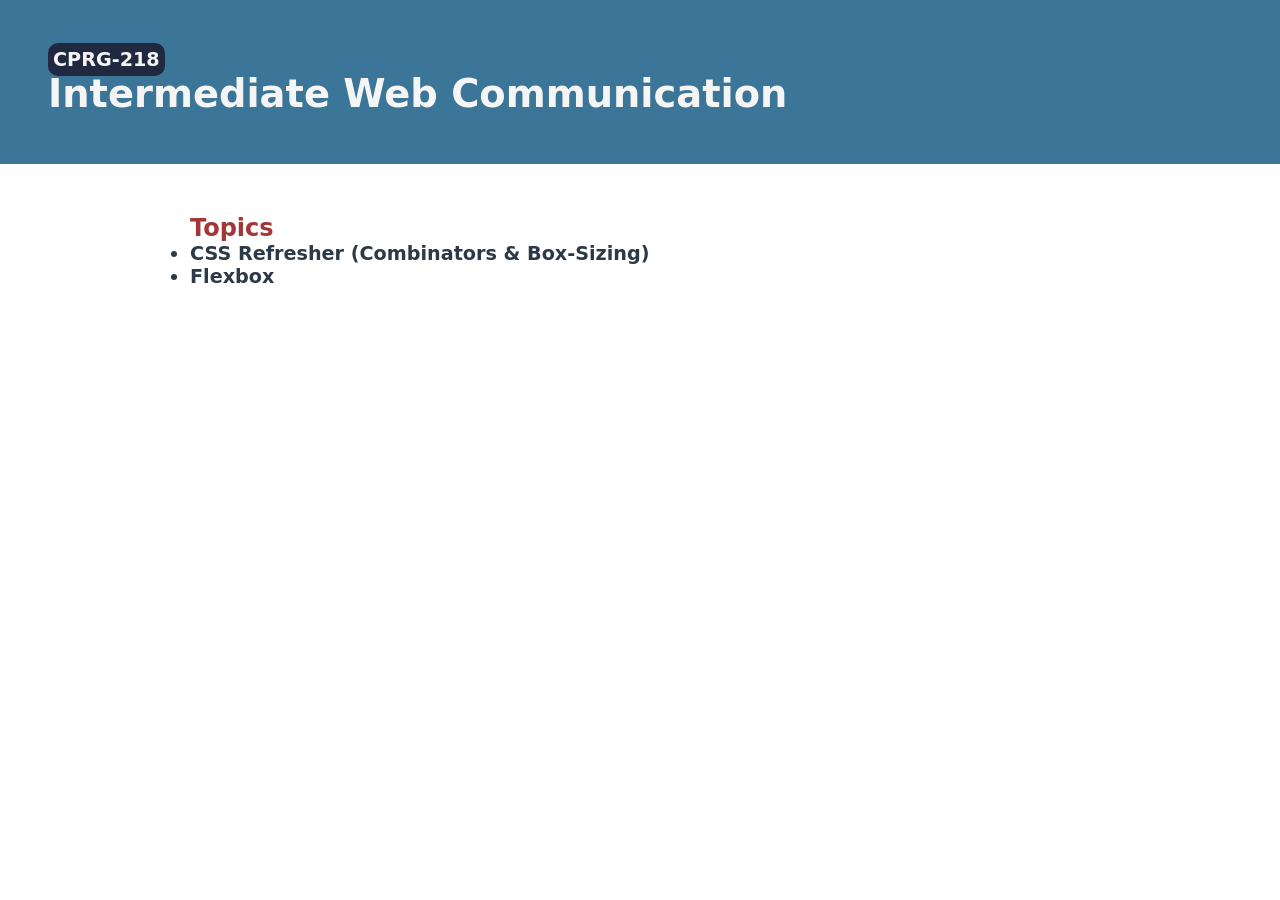
<file: index.html>
<!DOCTYPE html>
<html lang="en">
<head>
    <meta charset="UTF-8">
    <meta name="viewport" content="width=device-width, initial-scale=1.0">
    <title>Intermediate Web Communication</title>
    <link rel="preconnect" href="https://fonts.googleapis.com">
    <link rel="preconnect" href="https://fonts.gstatic.com" crossorigin>
    <link href="https://fonts.googleapis.com/css2?family=Source+Code+Pro:ital,wght@0,200..900;1,200..900&display=swap" rel="stylesheet">
    <link rel="stylesheet" href="css/styles.css">
</head>
<body>
    <header>
        <div>
            <p><span class="badge">CPRG-218</span></p>
        </div>
        <h1>Intermediate Web Communication</h1>
    </header>

    <main>
        <section>
            <ul>
                <p>Topics</p>
                <li><a href="Combinator_BoxSizing/cbs_index.html">CSS Refresher (Combinators &amp; Box-Sizing)</a></li>
                <li><a href="">Flexbox</a></li>        <!-- TODO: link fb_index.html file in anchor tag -->
            </ul>
        </section>
        
    </main>
</body>
</html>
</file>
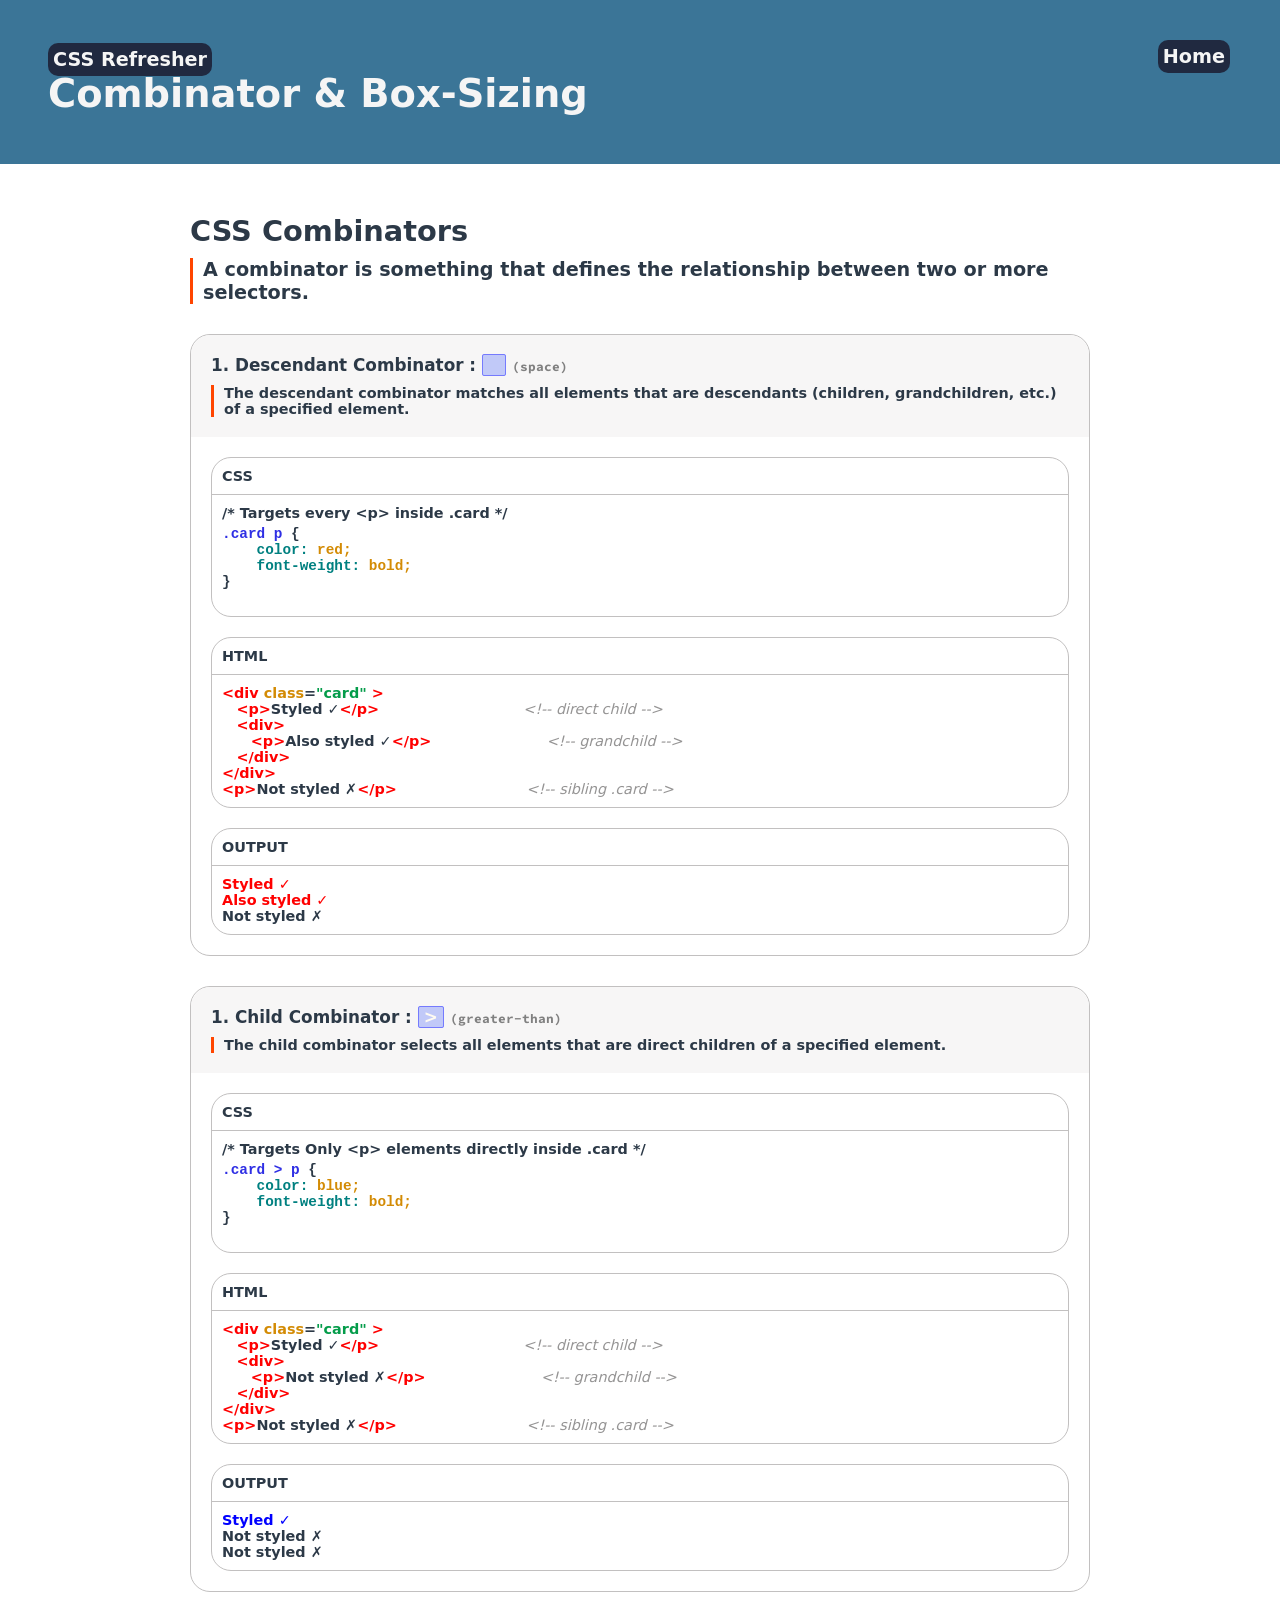
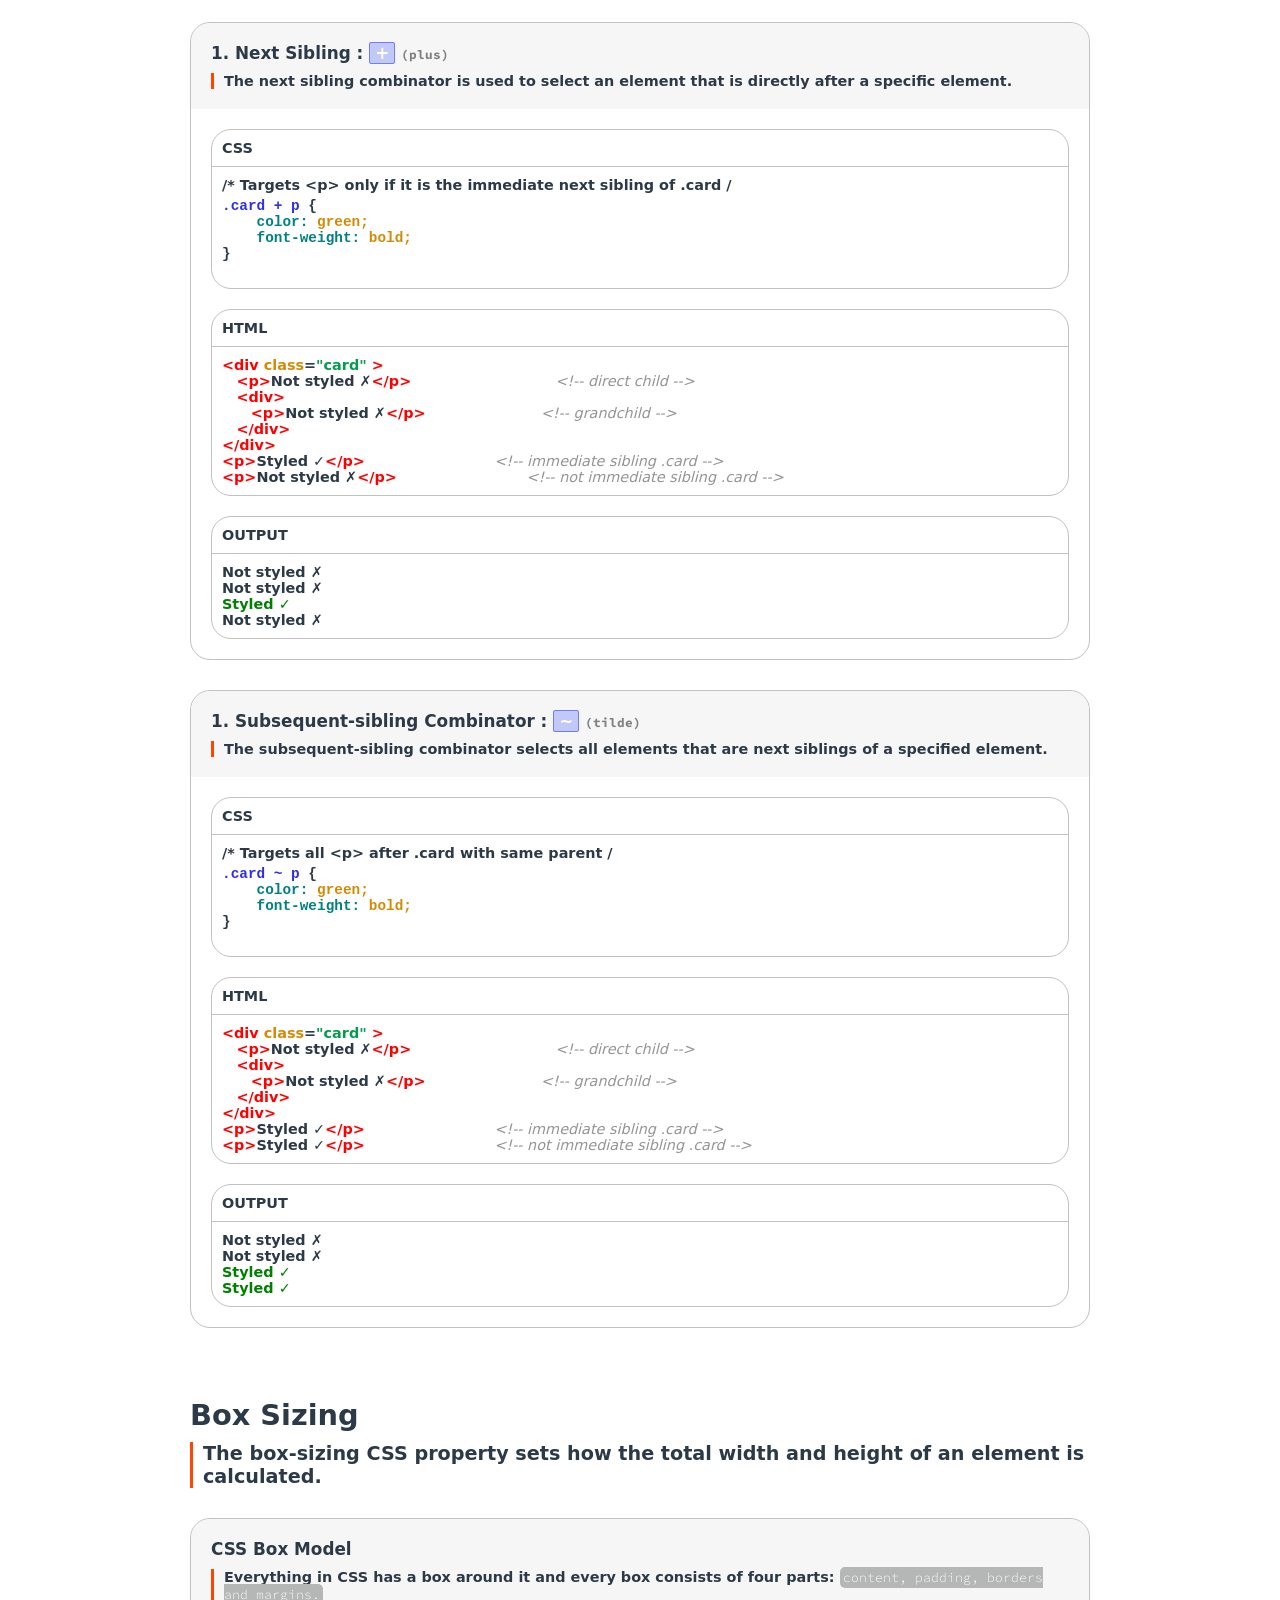
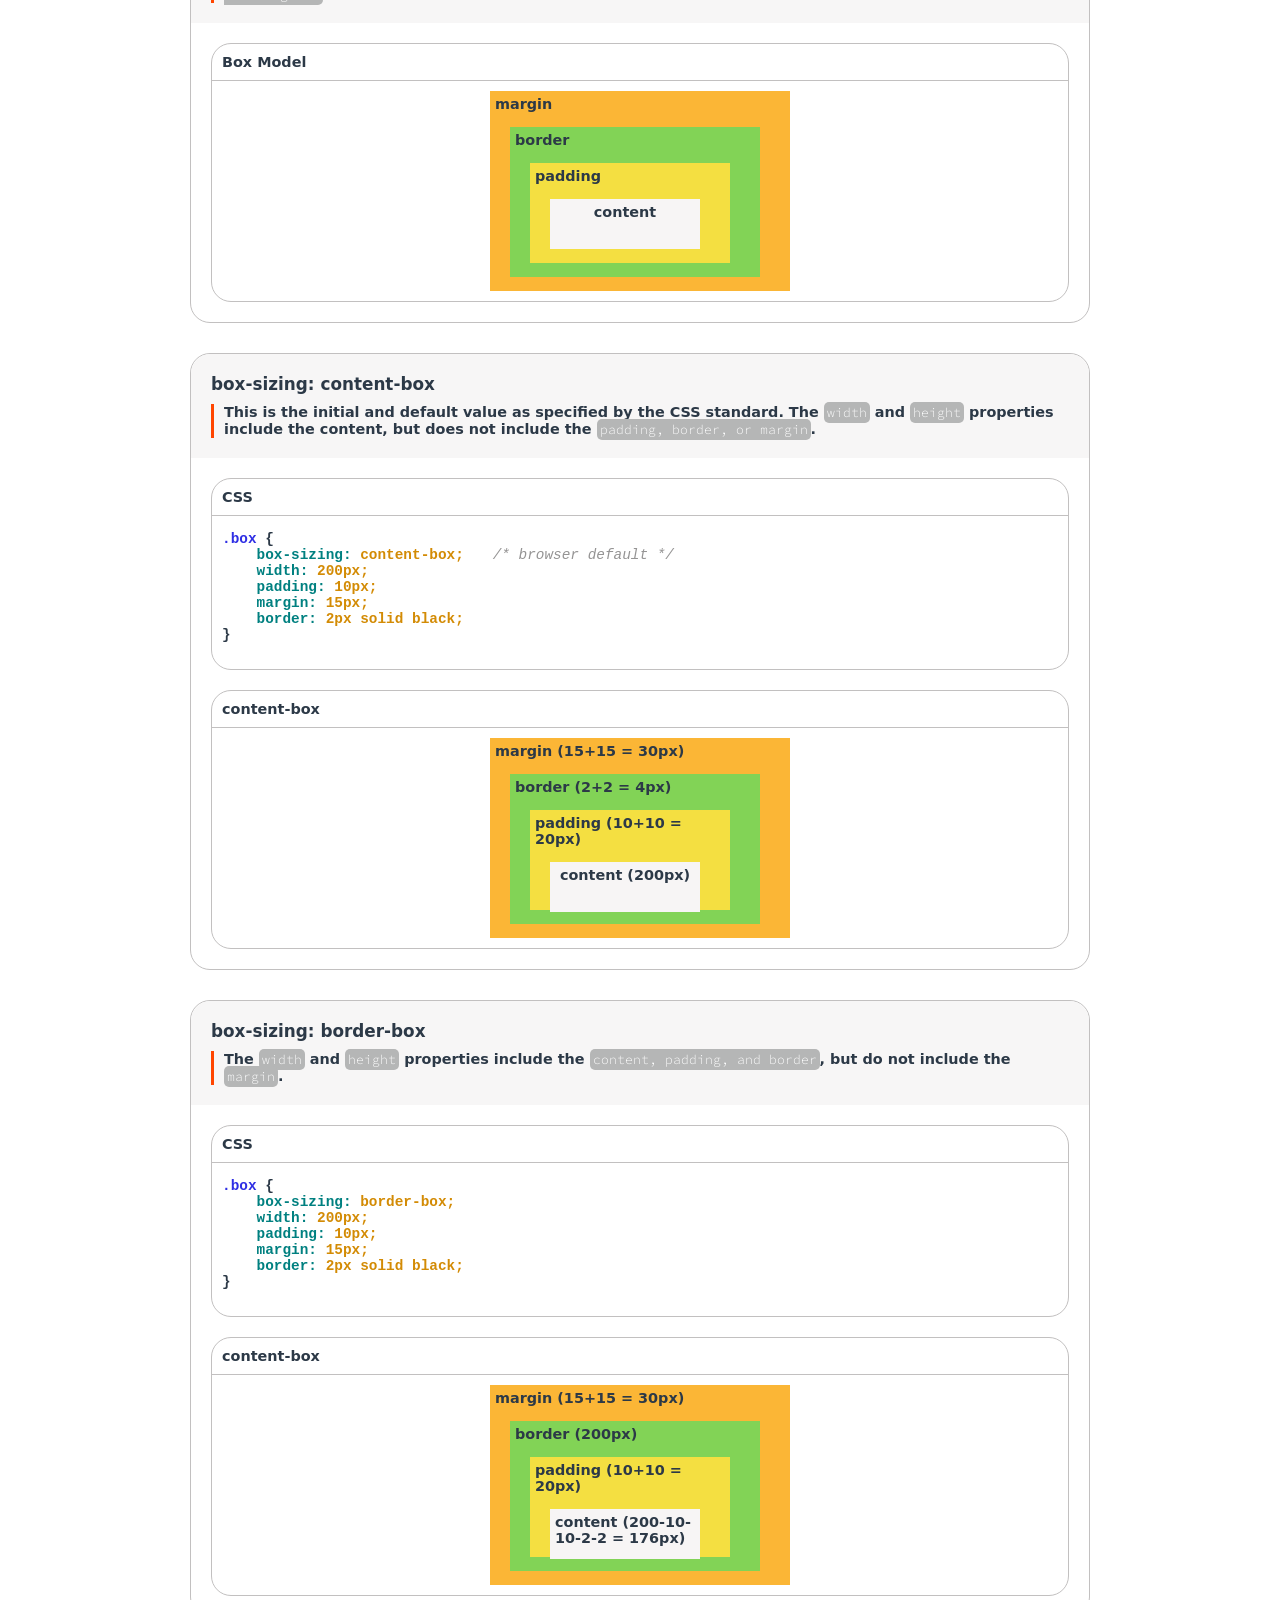
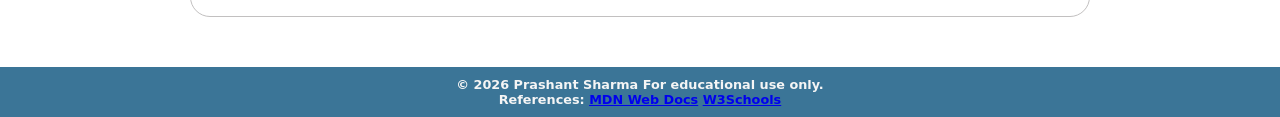
<file: Combinator_BoxSizing/cbs_index.html>
<!DOCTYPE html>
<html lang="en">
<head>
    <meta charset="UTF-8">
    <meta name="viewport" content="width=device-width, initial-scale=1.0">
    <title>CSS-Refresher</title>
    <link rel="preconnect" href="https://fonts.googleapis.com">
    <link rel="preconnect" href="https://fonts.gstatic.com" crossorigin>
    <link href="https://fonts.googleapis.com/css2?family=Source+Code+Pro:ital,wght@0,200..900;1,200..900&display=swap" rel="stylesheet">
    <link rel="stylesheet" href="css/cbs_styles.css">
</head>
<body>
    <header>
        <div>
            <p><span class="badge">CSS Refresher</span></p>
        </div>
        <h1>Combinator &#38; Box-Sizing</h1>
    </header>

    <div>
        <p id="home-btn" class="badge"><a href="../index.html">Home</a></p>
    </div>

    <main>

        <!-- CSS Combinators -->
        <section>
            <div class="section-title">
                <h2>CSS Combinators</h2>
                <p class="define">
                    A combinator is something that defines the relationship between two or more selectors.
                </p>
            </div>

            <!-- Decendant Combinator -->
            <article class="content">
                <div class="article-title">
                    <h3>1. Descendant Combinator : <span class="symbol">&nbsp;&nbsp;</span> <span class="symbol-name">(space)</span></h3>
                    <p class="define">The descendant combinator matches all elements that are descendants (children, grandchildren, etc.) of a specified element.</p>
                </div>
                
                <div class="example">
                    <p class="example-title">
                        CSS
                    </p>
                    <div class="example-code">
                        <p>/* Targets every &lt;p&gt; inside .card */</p>
                        <pre>
<span class="selector">.card p </span>{
    <span class="prop">color:</span> <span class="val">red;</span>
    <span class="prop">font-weight:</span> <span class="val">bold;</span>
}
                        </pre>
                        

                    </div>
                </div>

                <div class="example">
                    <p class="example-title">
                        HTML
                    </p>
                    <div class="example-code">                        
                        </pre><p><span class="element">&lt;div</span> <span class="cl">class</span>=<span class="cl-val">"card"</span> <span class="element">&gt;</span></p>
                        <p>&emsp;<span class="element">&lt;p&gt;</span>Styled  ✓<span class="element">&lt;/p&gt;</span>&emsp;&emsp;&emsp;&emsp;&emsp;&emsp;&emsp;&emsp;&emsp;&emsp;<span class="cmt">&lt;!-- direct child --&gt;</span></p>
                        <p>&emsp;<span class="element">&lt;div&gt;</span></p>
                        <p>&emsp;&emsp;<span class="element">&lt;p&gt;</span>Also styled ✓<span class="element">&lt;/p&gt;</span>&emsp;&emsp;&emsp;&emsp;&emsp;&emsp;&emsp;&emsp;<span class="cmt">&lt;!-- grandchild --&gt;</span></p>
                        <p>&emsp;<span class="element">&lt;/div&gt;</span></p>
                        <p><span class="element">&lt;/div&gt;</span></p>
                        <span class="element">&lt;p&gt;</span>Not styled ✗<span class="element">&lt;/p&gt;</span>&emsp;&emsp;&emsp;&emsp;&emsp;&emsp;&emsp;&emsp;&emsp;<span class="cmt">&lt;!-- sibling .card --&gt;</span>
                        </pre>
                    </div>
                </div>

                <div class="example output">
                    <p class="example-title">
                        OUTPUT
                    </p>
                    <div class="example-code">                        
                        <p style="color: red; font-weight: bold;">Styled  ✓</p>
                        <p style="color: red; font-weight: bold;">Also styled ✓</p>
                        <p>Not styled ✗</p>
                    </div>
                </div>
            </article>
            
            <!-- Child Combinator -->
            <article class="content">
                <div class="article-title">
                    <h3>1. Child Combinator : <span class="symbol">&gt;</span> <span class="symbol-name">(greater-than)</span></h3>
                    <p class="define">The child combinator selects all elements that are direct children of a specified element.</p>
                </div>
                
                <div class="example">
                    <p class="example-title">
                        CSS
                    </p>
                    <div class="example-code">
                        <p>/* Targets Only &lt;p&gt; elements directly inside .card */</p>
                        <pre>
<span class="selector">.card &gt; p</span> {
    <span class="prop">color:</span> <span class="val">blue;</span>
    <span class="prop">font-weight:</span> <span class="val">bold;</span>
}
                        </pre>
                        

                    </div>
                </div>

                <div class="example">
                    <p class="example-title">
                        HTML
                    </p>
                    <div class="example-code">                        
                        </pre><p><span class="element">&lt;div</span> <span class="cl">class</span>=<span class="cl-val">"card"</span> <span class="element">&gt;</span></p>
                        <p>&emsp;<span class="element">&lt;p&gt;</span>Styled  ✓<span class="element">&lt;/p&gt;</span>&emsp;&emsp;&emsp;&emsp;&emsp;&emsp;&emsp;&emsp;&emsp;&emsp;<span class="cmt">&lt;!-- direct child --&gt;</span></p>
                        <p>&emsp;<span class="element">&lt;div&gt;</span></p>
                        
                        <p>&emsp;&emsp;<span class="element">&lt;p&gt;</span>Not styled ✗<span class="element">&lt;/p&gt;</span>&emsp;&emsp;&emsp;&emsp;&emsp;&emsp;&emsp;&emsp;<span class="cmt">&lt;!-- grandchild --&gt;</span></p>
                        <p>&emsp;<span class="element">&lt;/div&gt;</span></p>
                        <p><span class="element">&lt;/div&gt;</span></p>
                        <span class="element">&lt;p&gt;</span>Not styled ✗<span class="element">&lt;/p&gt;</span>&emsp;&emsp;&emsp;&emsp;&emsp;&emsp;&emsp;&emsp;&emsp;<span class="cmt">&lt;!-- sibling .card --&gt;</span>
                        </pre>
                    </div>
                </div>

                <div class="example output">
                    <p class="example-title">
                        OUTPUT
                    </p>
                    <div class="example-code">                        
                        <p style="color: blue; font-weight: bold;">Styled  ✓</p>
                        <p>Not styled ✗</p>
                        <p>Not styled ✗</p>
                    </div>
                </div>
            </article>


            <!-- Next Sibling -->
            <article class="content">
                <div class="article-title">
                    <h3>1. Next Sibling : <span class="symbol">+</span> <span class="symbol-name">(plus)</span></h3>
                    <p class="define">The next sibling combinator is used to select an element that is directly after a specific element.</p>
                </div>
                
                <div class="example">
                    <p class="example-title">
                        CSS
                    </p>
                    <div class="example-code">
                        <p>/* Targets &lt;p&gt; only if it is the immediate next sibling of .card /</p>
                        
                        <pre>
<span class="selector">.card + p</span> {
    <span class="prop">color:</span> <span class="val">green;</span>
    <span class="prop">font-weight:</span> <span class="val">bold;</span>
}
                        </pre>
                        

                    </div>
                </div>

                <div class="example">
                    <p class="example-title">
                        HTML
                    </p>
                    <div class="example-code">                        
                        </pre><p><span class="element">&lt;div</span> <span class="cl">class</span>=<span class="cl-val">"card"</span> <span class="element">&gt;</span></p>
                        <p>&emsp;<span class="element">&lt;p&gt;</span>Not styled ✗<span class="element">&lt;/p&gt;</span>&emsp;&emsp;&emsp;&emsp;&emsp;&emsp;&emsp;&emsp;&emsp;&emsp;<span class="cmt">&lt;!-- direct child --&gt;</span></p>
                        <p>&emsp;<span class="element">&lt;div&gt;</span></p>
                        
                        <p>&emsp;&emsp;<span class="element">&lt;p&gt;</span>Not styled ✗<span class="element">&lt;/p&gt;</span>&emsp;&emsp;&emsp;&emsp;&emsp;&emsp;&emsp;&emsp;<span class="cmt">&lt;!-- grandchild --&gt;</span></p>
                        <p>&emsp;<span class="element">&lt;/div&gt;</span></p>
                        <p><span class="element">&lt;/div&gt;</span></p>
                        <p><span class="element">&lt;p&gt;</span>Styled  ✓<span class="element">&lt;/p&gt;</span>&emsp;&emsp;&emsp;&emsp;&emsp;&emsp;&emsp;&emsp;&emsp;<span class="cmt">&lt;!-- immediate sibling .card --&gt;</span></p>
                        <p><span class="element">&lt;p&gt;</span>Not styled ✗<span class="element">&lt;/p&gt;</span>&emsp;&emsp;&emsp;&emsp;&emsp;&emsp;&emsp;&emsp;&emsp;<span class="cmt">&lt;!-- not immediate sibling .card --&gt;</span></p>
                        </pre>
                    </div>
                </div>

                <div class="example output">
                    <p class="example-title">
                        OUTPUT
                    </p>
                    <div class="example-code">                        
                        <p>Not styled ✗</p>
                        <p>Not styled ✗</p>
                        <p style="color: green; font-weight: bold;">Styled  ✓</p>
                        <p>Not styled ✗</p>
                    </div>
                </div>
            </article>


            <!-- Subsequent Sibling -->
            <article class="content">
                <div class="article-title">
                    <h3>1. Subsequent-sibling Combinator : <span class="symbol">&#126;</span> <span class="symbol-name">(tilde)</span></h3>
                    <p class="define">The subsequent-sibling combinator selects all elements that are next siblings of a specified element.</p>
                </div>
                
                <div class="example">
                    <p class="example-title">
                        CSS
                    </p>
                    <div class="example-code">
                        <p>/* Targets all &lt;p&gt; after .card with same parent /</p>
                        
                        <pre>
<span class="selector">.card &#126; p</span> {
    <span class="prop">color:</span> <span class="val">green;</span>
    <span class="prop">font-weight:</span> <span class="val">bold;</span>
}
                        </pre>
                        

                    </div>
                </div>

                <div class="example">
                    <p class="example-title">
                        HTML
                    </p>
                    <div class="example-code">                        
                        </pre><p><span class="element">&lt;div</span> <span class="cl">class</span>=<span class="cl-val">"card"</span> <span class="element">&gt;</span></p>
                        <p>&emsp;<span class="element">&lt;p&gt;</span>Not styled ✗<span class="element">&lt;/p&gt;</span>&emsp;&emsp;&emsp;&emsp;&emsp;&emsp;&emsp;&emsp;&emsp;&emsp;<span class="cmt">&lt;!-- direct child --&gt;</span></p>
                        <p>&emsp;<span class="element">&lt;div&gt;</span></p>
                        
                        <p>&emsp;&emsp;<span class="element">&lt;p&gt;</span>Not styled ✗<span class="element">&lt;/p&gt;</span>&emsp;&emsp;&emsp;&emsp;&emsp;&emsp;&emsp;&emsp;<span class="cmt">&lt;!-- grandchild --&gt;</span></p>
                        <p>&emsp;<span class="element">&lt;/div&gt;</span></p>
                        <p><span class="element">&lt;/div&gt;</span></p>
                        <p><span class="element">&lt;p&gt;</span>Styled  ✓<span class="element">&lt;/p&gt;</span>&emsp;&emsp;&emsp;&emsp;&emsp;&emsp;&emsp;&emsp;&emsp;<span class="cmt">&lt;!-- immediate sibling .card --&gt;</span></p>
                        <p><span class="element">&lt;p&gt;</span>Styled  ✓<span class="element">&lt;/p&gt;</span>&emsp;&emsp;&emsp;&emsp;&emsp;&emsp;&emsp;&emsp;&emsp;<span class="cmt">&lt;!-- not immediate sibling .card --&gt;</span></p>
                        </pre>
                    </div>
                </div>

                <div class="example output">
                    <p class="example-title">
                        OUTPUT
                    </p>
                    <div class="example-code">                        
                        <p>Not styled ✗</p>
                        <p>Not styled ✗</p>
                        <p style="color: green; font-weight: bold;">Styled  ✓</p>
                        <p style="color: green; font-weight: bold;">Styled  ✓</p>
                    </div>
                </div>
            </article>
        </section>

        <!-- Box Sizing -->
         <section>
            <div class="section-title">
                <h2>Box Sizing</h2>
                <p class="define">
                    The box-sizing CSS property sets how the total width and height of an element is calculated.
                </p>
            </div>

            <!-- Box Model -->
            <article class="content">
                <div class="article-title">
                    <h3>CSS Box Model</h3>
                    <p class="define">Everything in CSS has a box around it and every box consists of four parts: <span class="code">content, padding, borders and margins.</span></p>
                </div>

                <div class="example">
                    <p class="example-title">
                        Box Model
                    </p>
                    <div class="example-code">
                        <div style="width: fit-content; margin: auto;">
                            <div style="background-color: rgb(251, 182, 54); width: 300px; height: 200px; padding: 5px ;z-index: 0;">
                                <p>margin</p>
                                <div style="background-color: rgb(130, 211, 86); width: 250px; padding: 5px; height: 150px; margin: 15px; z-index: 10">
                                    <p>border</p>
                                    <div style="background-color: rgb(244, 223, 65); width: 200px; padding: 5px; height: 100px; margin: 15px; z-index: 20">
                                        <p>padding</p>
                                        <div style="background-color: rgb(247, 245, 245); width: 150px; padding: 5px; height: 50px; margin: 15px; z-index: 30">
                                            <p style="width: fit-content; margin: auto;">content</p>
                                        </div>
                                    </div>
                                </div>
                            </div>
                        </div>
                        
                    </div>
                </div>
            </article>


            <!-- Box Sizing: Content Box -->
            <article class="content">
                <div class="article-title">
                    <h3>box-sizing: content-box</h3>
                    <p class="define">This is the initial and default value as specified by the CSS standard. The <span class="code">width</span> and <span class="code">height</span> properties include the content, but does not include the <span class="code">padding, border, or margin</span>.</span></p>
                </div>

                <div class="example">
                    <p class="example-title">
                        CSS
                    </p>
                    <div class="example-code">
                        <pre>
<span class="selector">.box</span> {
    <span class="prop">box-sizing:</span> <span class="val">content-box;</span>&emsp;&emsp;<span class="cmt">/* browser default */</span>
    <span class="prop">width:</span> <span class="val">200px;</span>
    <span class="prop">padding:</span> <span class="val">10px;</span>
    <span class="prop">margin:</span> <span class="val">15px;</span>
    <span class="prop">border:</span> <span class="val">2px solid black;</span>
}
                        </pre>
                        

                    </div>
                </div>

                <div class="example">
                    <p class="example-title">
                        content-box
                    </p>
                    <div class="example-code">
                        <div style="width: fit-content; margin: auto;">
                            <div style="background-color: rgb(251, 182, 54); width: 300px; height: 200px; padding: 5px ;z-index: 0;">
                                <p>margin (15+15 = 30px)</p>
                                <div style="background-color: rgb(130, 211, 86); width: 250px; padding: 5px; height: 150px; margin: 15px; z-index: 10">
                                    <p>border (2+2 = 4px)</p>
                                    <div style="background-color: rgb(244, 223, 65); width: 200px; padding: 5px; height: 100px; margin: 15px; z-index: 20">
                                        <p>padding (10+10 = 20px)</p>
                                        <div style="background-color: rgb(247, 245, 245); width: 150px; padding: 5px; height: 50px; margin: 15px; z-index: 30">
                                            <p style="width: fit-content; margin: auto;">content (200px)</span></p>
                                        </div>
                                    </div>
                                </div>
                            </div>
                        </div>
                        
                    </div>
                </div>
            </article>


            <!-- Box Sizing: Border Box -->
            <article class="content">
                <div class="article-title">
                    <h3>box-sizing: border-box</h3>
                    <p class="define">The <span class="code">width</span> and <span class="code">height</span> properties include the <span class="code">content, padding, and border</span>, but do not include the <span class="code">margin</span>.</p>
                </div>

                <div class="example">
                    <p class="example-title">
                        CSS
                    </p>
                    <div class="example-code">
                        <pre>
<span class="selector">.box</span> {
    <span class="prop">box-sizing:</span> <span class="val">border-box;</span></span>
    <span class="prop">width:</span> <span class="val">200px;</span>
    <span class="prop">padding:</span> <span class="val">10px;</span>
    <span class="prop">margin:</span> <span class="val">15px;</span>
    <span class="prop">border:</span> <span class="val">2px solid black;</span>
}
                        </pre>
                        

                    </div>
                </div>
                
                <div class="example">
                    <p class="example-title">
                        content-box
                    </p>
                    <div class="example-code">
                        <div style="width: fit-content; margin: auto;">
                            <div style="background-color: rgb(251, 182, 54); width: 300px; height: 200px; padding: 5px ;z-index: 0;">
                                <p>margin (15+15 = 30px)</p>
                                <div style="background-color: rgb(130, 211, 86); width: 250px; padding: 5px; height: 150px; margin: 15px; z-index: 10">
                                    <p>border (200px)</p>
                                    <div style="background-color: rgb(244, 223, 65); width: 200px; padding: 5px; height: 100px; margin: 15px; z-index: 20">
                                        <p>padding (10+10 = 20px)</p>
                                        <div style="background-color: rgb(247, 245, 245); width: 150px; padding: 5px; height: 50px; margin: 15px; z-index: 30">
                                            <p style="width: fit-content; margin: auto;">content (200-10-10-2-2 = 176px)</span></p>
                                        </div>
                                    </div>
                                </div>
                            </div>
                        </div>
                        
                    </div>
                </div>
            </article>
         </section>
    </main>

    <footer>
        <p>&copy; 2026 Prashant Sharma For educational use only.</p>
        <nav class="footer-links">
            <span>References:</span>
            <a href="https://developer.mozilla.org" target="_blank" rel="noopener">MDN Web Docs</a>
            <a href="https://www.w3schools.com" target="_blank" rel="noopener">W3Schools</a>
        </nav>
    </footer>
</body>
</html>
</file>
<file: css/styles.css>
:root {
    --bg: #FFF;
    --dark-txt: #2C3947;
    --dark-bg: #3B7597;
    --light-txt: #F5F5F5;
    --border: #202940;
    --symbol-bg: #c1c9f8;
    --symbol-border: #6368ffce;
    --symbol: #FFFBF1;
    --code-font: "Source Code Pro", monospace;
    --art-border: #c2c0c0;
}

 *, *::before, *::after { 
    box-sizing: border-box; 
    margin: 0; 
    padding: 0; 
}


body {
    background-color: var(--bg);
    color: var(--dark-txt);
    font-family: system-ui, -apple-system, BlinkMacSystemFont, 'Segoe UI', Roboto, Oxygen, Ubuntu, Cantarell, 'Open Sans', 'Helvetica Neue', sans-serif;
    font-weight: 600;
    font-size: 1.2rem;
}


header {
    padding: 3rem;
    background-color: var(--dark-bg);
    color: var(--light-txt)
}

.badge {
    background-color: #202940;
    color: var(--light-txt);
    padding: 5px;
    border-radius: 10px;
}

main {
    max-width: 960px;
    margin: 0 auto; 
}

section {
    padding: 20px;
    margin: 30px 10px;
}

ul > p {
    font-size: 1.5rem;
    color: #a33636
}

li > a {
    text-decoration: none;
    color: var(--dark-txt);
}

li > a:hover {
    font-size: 1.3rem;
}
</file>
<file: Combinator_BoxSizing/css/cbs_styles.css>
:root {
    --bg: #FFF;
    --dark-txt: #2C3947;
    --dark-bg: #3B7597;
    --light-txt: #F5F5F5;
    --border: #202940;
    --symbol-bg: #c1c9f8;
    --symbol-border: #6368ffce;
    --symbol: #FFFBF1;
    --code-font: "Source Code Pro", monospace;
    --art-border: #c2c0c0;
}

/* Reset default styling */

 *, *::before, *::after { 
    box-sizing: border-box; 
    margin: 0; 
    padding: 0; 
}

body {
    background-color: var(--bg);
    color: var(--dark-txt);
    font-family: system-ui, -apple-system, BlinkMacSystemFont, 'Segoe UI', Roboto, Oxygen, Ubuntu, Cantarell, 'Open Sans', 'Helvetica Neue', sans-serif;
    font-weight: 600;
    font-size: 1.2rem;
}

header {
    padding: 3rem;
    background-color: var(--dark-bg);
    color: var(--light-txt)
}

.badge {
    background-color: #202940;
    color: var(--light-txt);
    padding: 5px;
    border-radius: 10px;
}

p#home-btn {
    background-color: #202940;
    color: var(--light-txt);
    padding: 5px;
    border-radius: 10px;
    position: absolute;
    width: fit-content;
    top: 40px;
    right: 50px;
}

p#home-btn a {
    color: var(--light-txt);
    text-decoration: none;
}


main {
    max-width: 960px;
    margin: 0 auto; 
}

section {
    padding: 20px;
    margin: 30px 10px;
    /* border: 1px solid var(--border);
    border-radius: 20px; */
}

.define {
    border-left: 0.2rem solid orangered;
    padding-left: 10px;
    margin-top: 10px
}

.symbol {
    background-color: var(--symbol-bg);
    border: 1px solid var(--symbol-border);
    padding: 0 5px;
    border-radius: 2px;
    color: var(--symbol)
}

.symbol-name {
    font-size: 0.8rem;
    color: grey;
    font-family: var(--code-font);
}

article {
    /* padding: 10px 15px; */
    border: 1px solid var(--art-border);
    margin-top: 30px;
    border-radius: 20px;
    font-size: 0.9rem;
}

pre {
    margin-top: 5px
}

.article-title {
    background-color: #f7f6f6;
    padding: 20px;
    border-top-left-radius: 20px;
    border-top-right-radius: 20px;
}

.example {
    margin: 20px;
    border: 1px solid var(--art-border); 
    border-radius: 20px;
}

.example-title {
    border-bottom: 1px solid var(--art-border);
    padding: 10px
}

.example-code {
    padding: 10px
}

.selector {
    color: #2F2FE4
}

.prop {
    color: teal
}

.val {
    color: rgb(211, 139, 5)
}

.element {
    color: red
}

.cl {
    color: rgb(211, 139, 5)
}

.cl-val {
    color: rgb(4, 156, 74)
}

.cmt {
    color: rgb(149, 148, 148);
    font-style: italic;
    font-weight: 400;
}

.code {
    background-color: #b5b6b6;
    color: #fff;
    padding: 2px 3px;
    border-radius: 5px;
    font-family: var(--code-font);
    font-weight: 300;
    font-size: 0.9em;
}

footer {
    background-color: var(--dark-bg);
    color: var(--light-txt);
    font-size: 0.8rem;
    display: flex;
    justify-content: center;
    align-items: center;
    flex-direction: column;
    padding: 10px 0;
}
</file>
